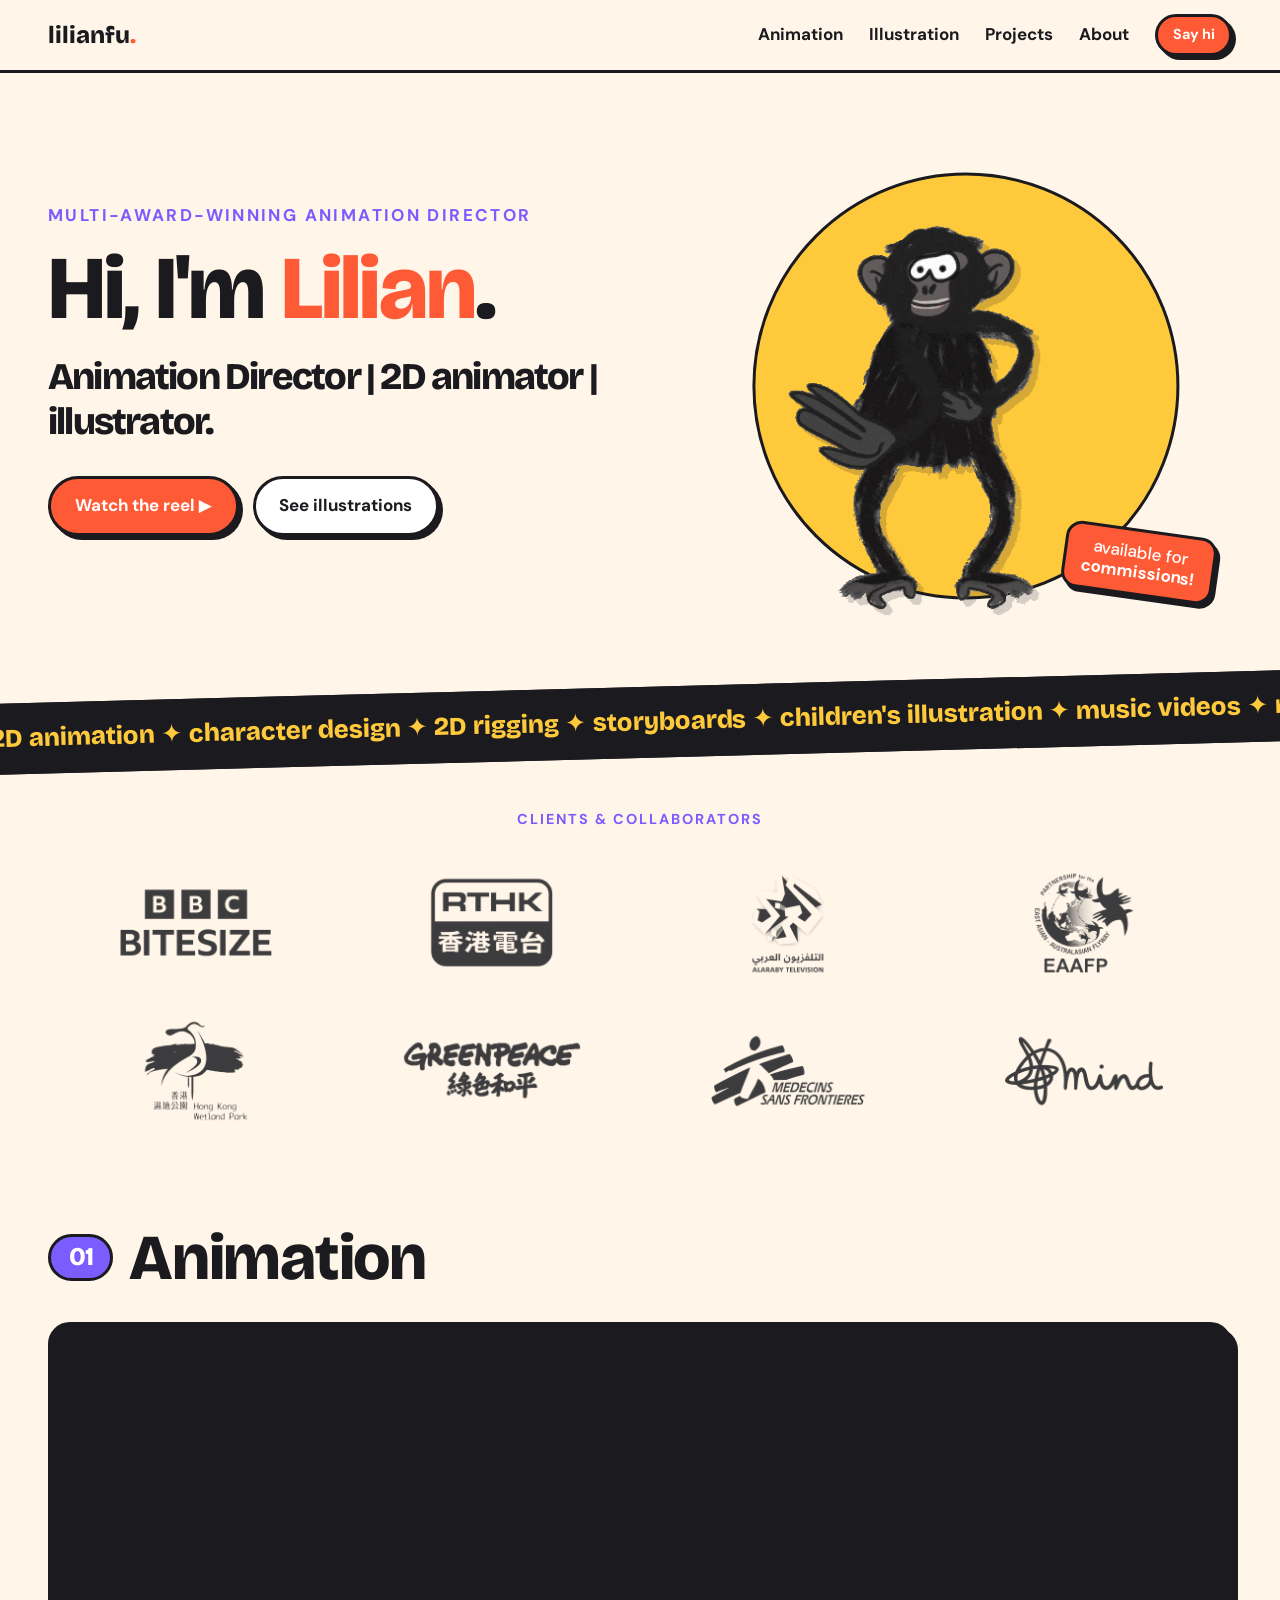
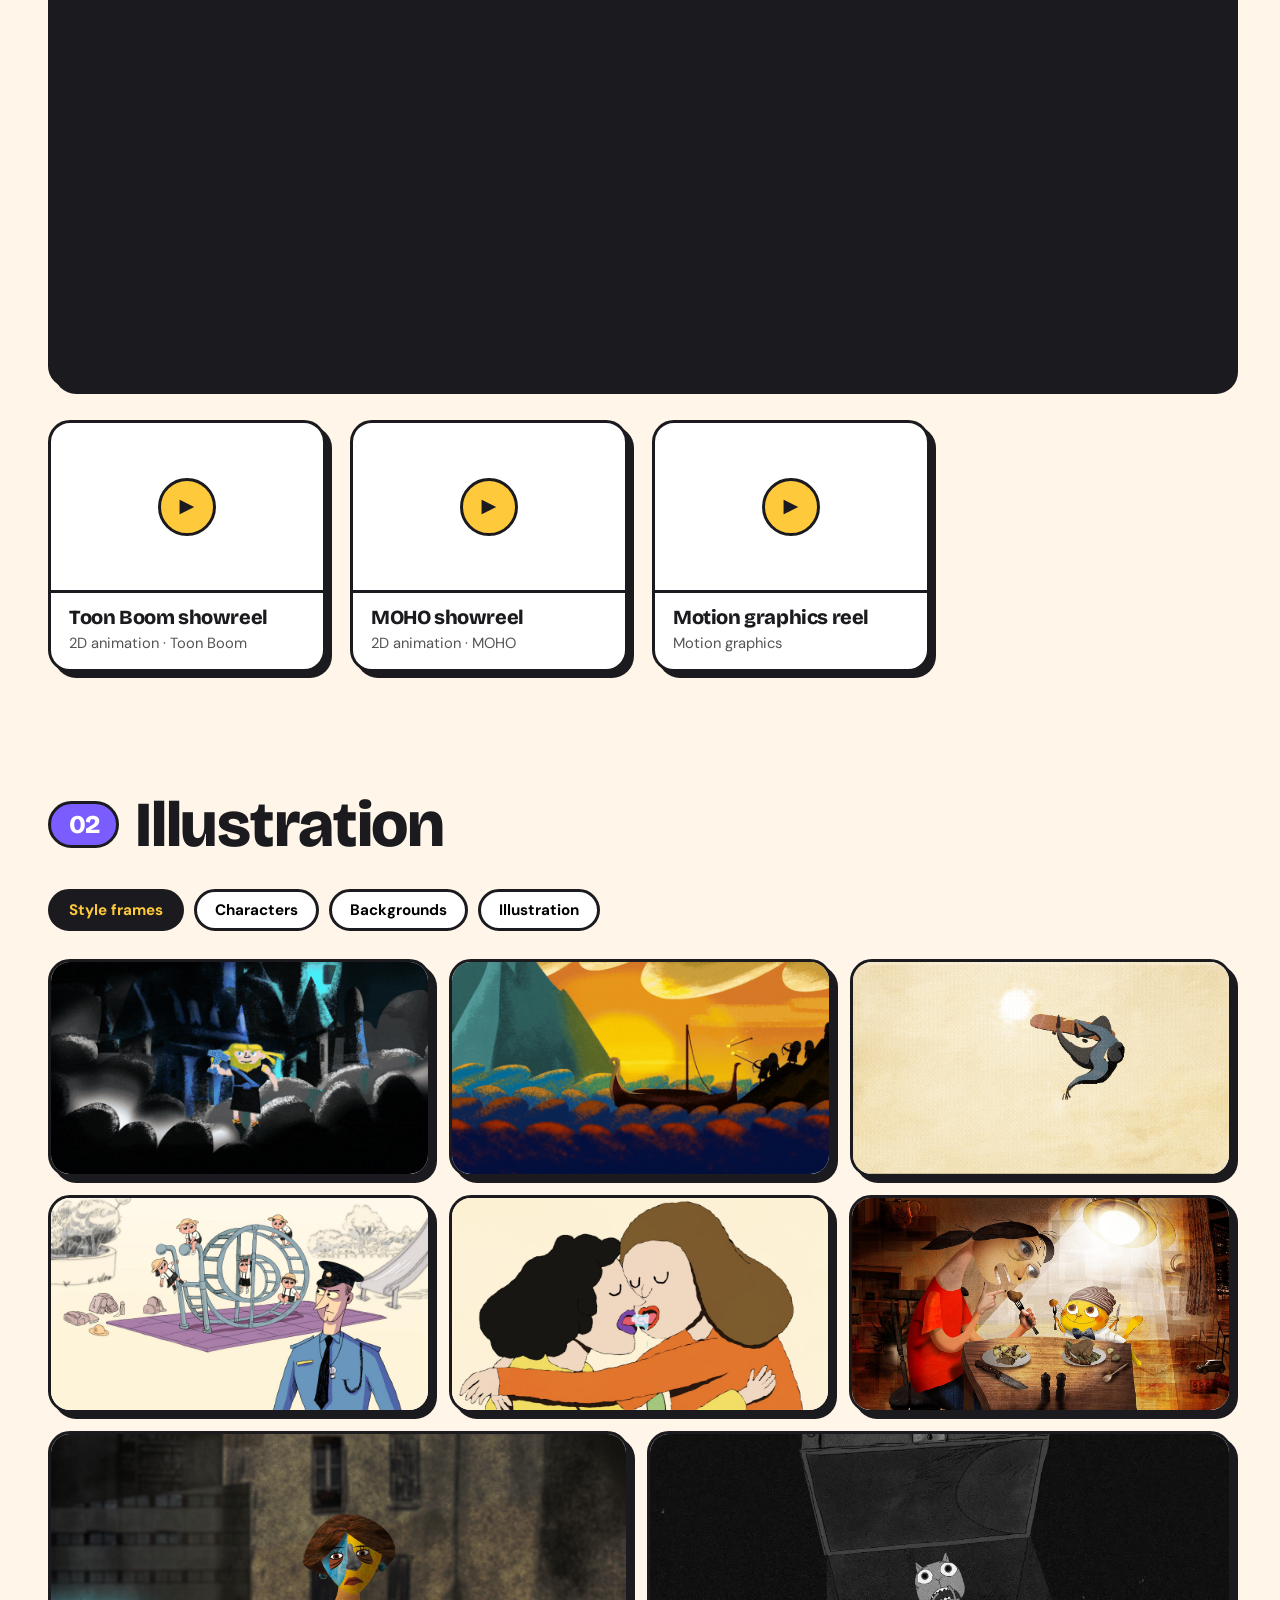
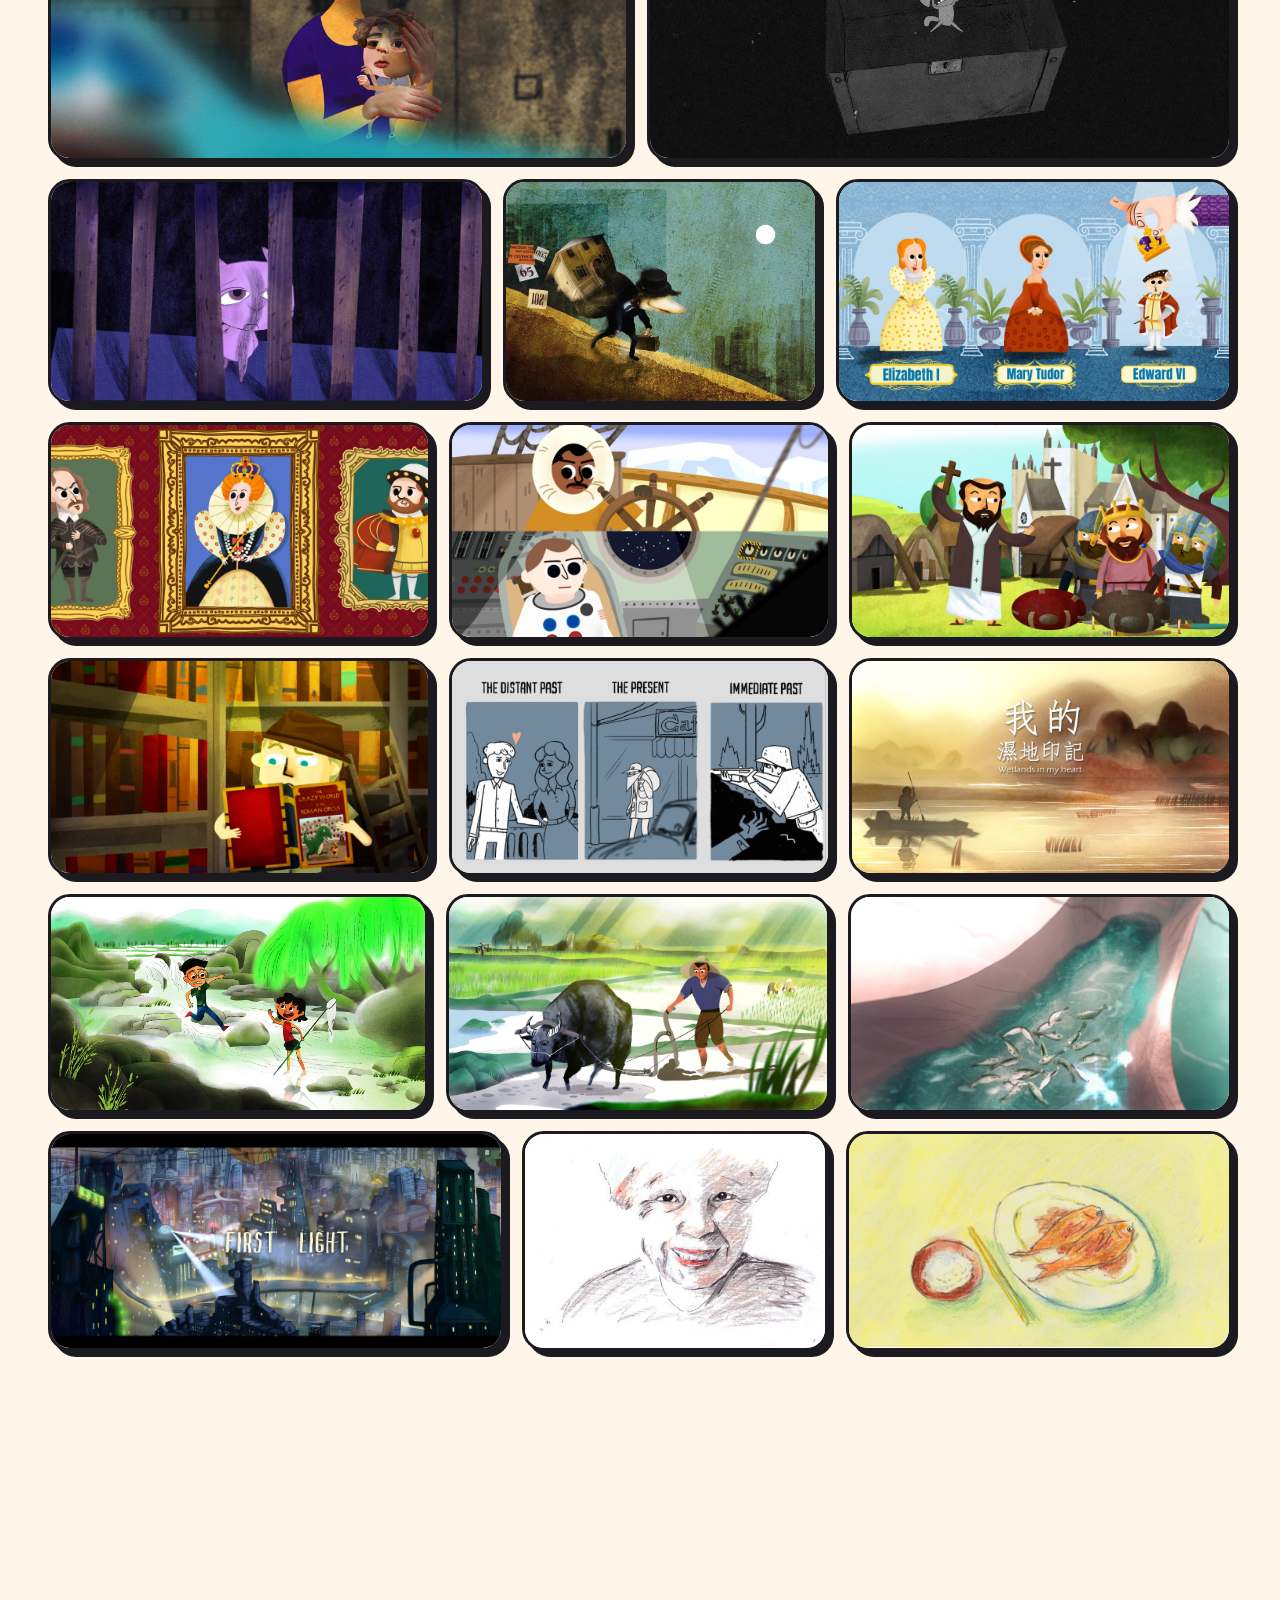
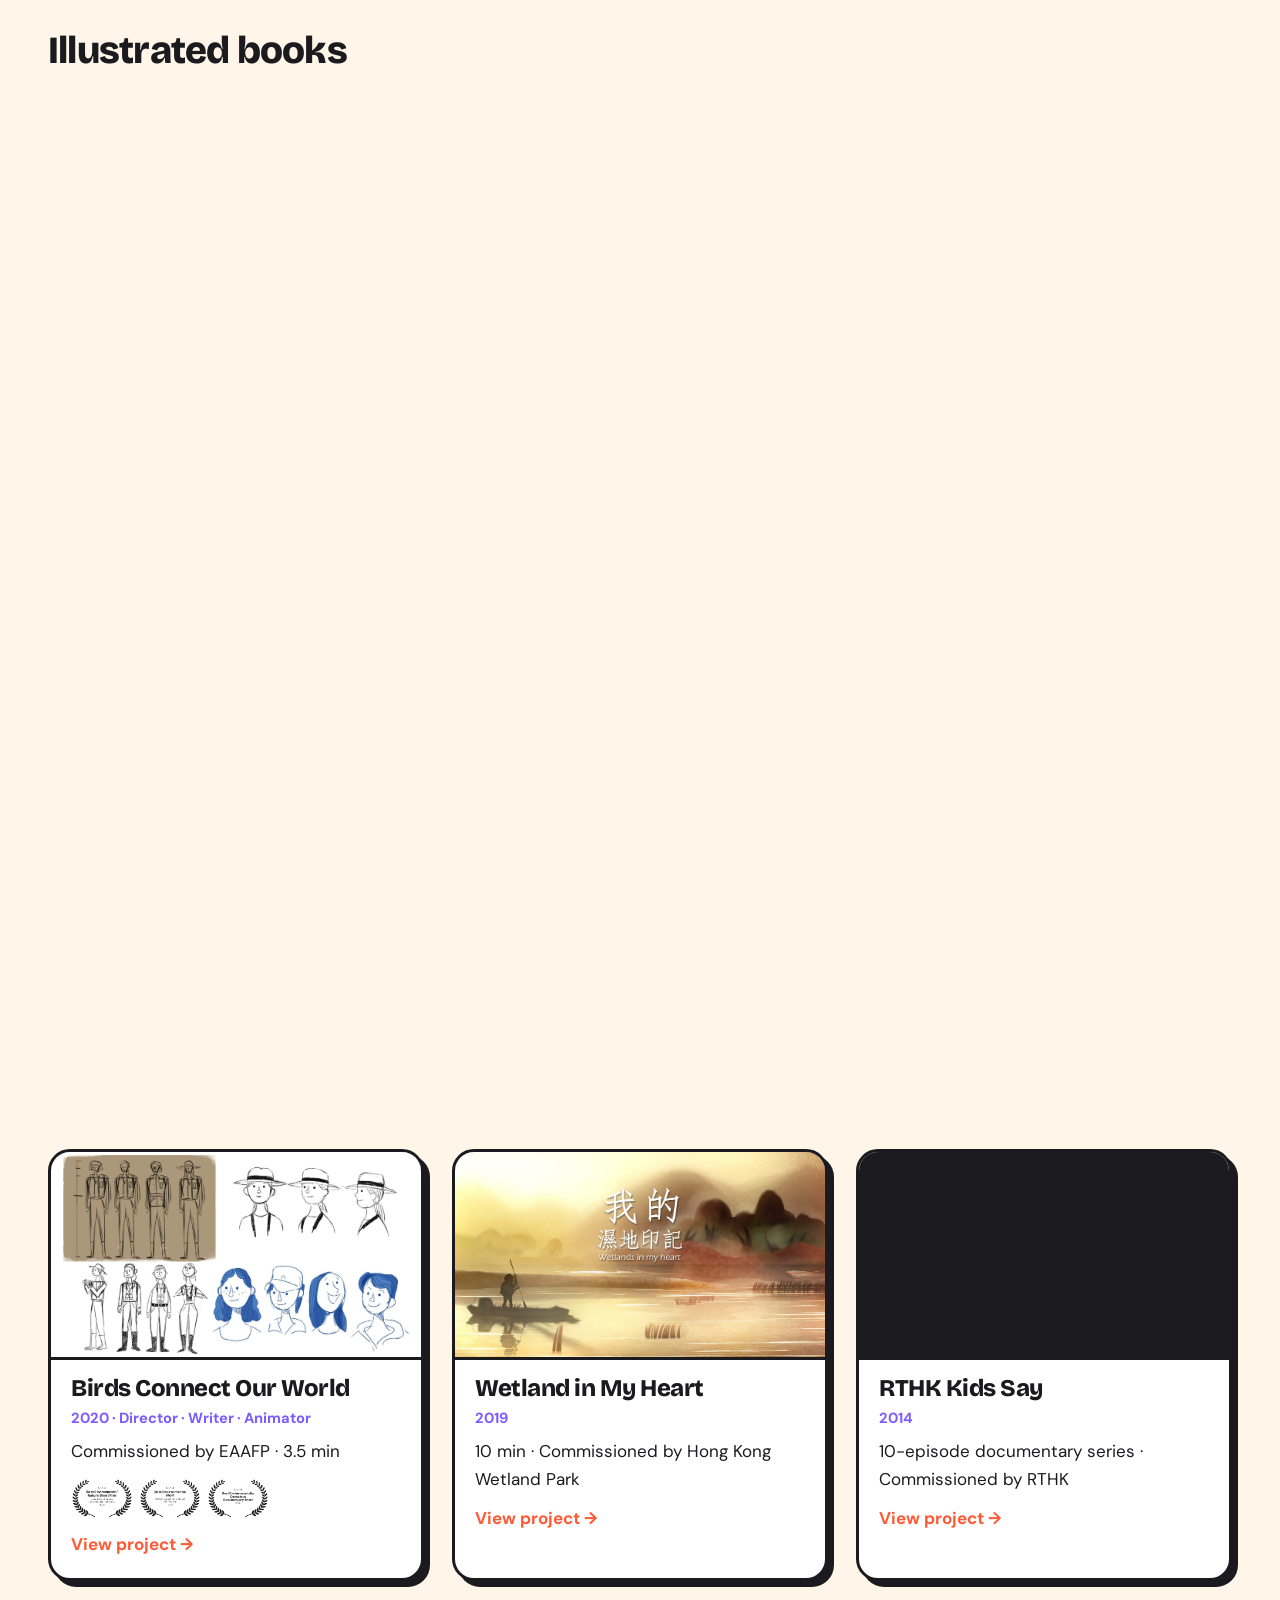
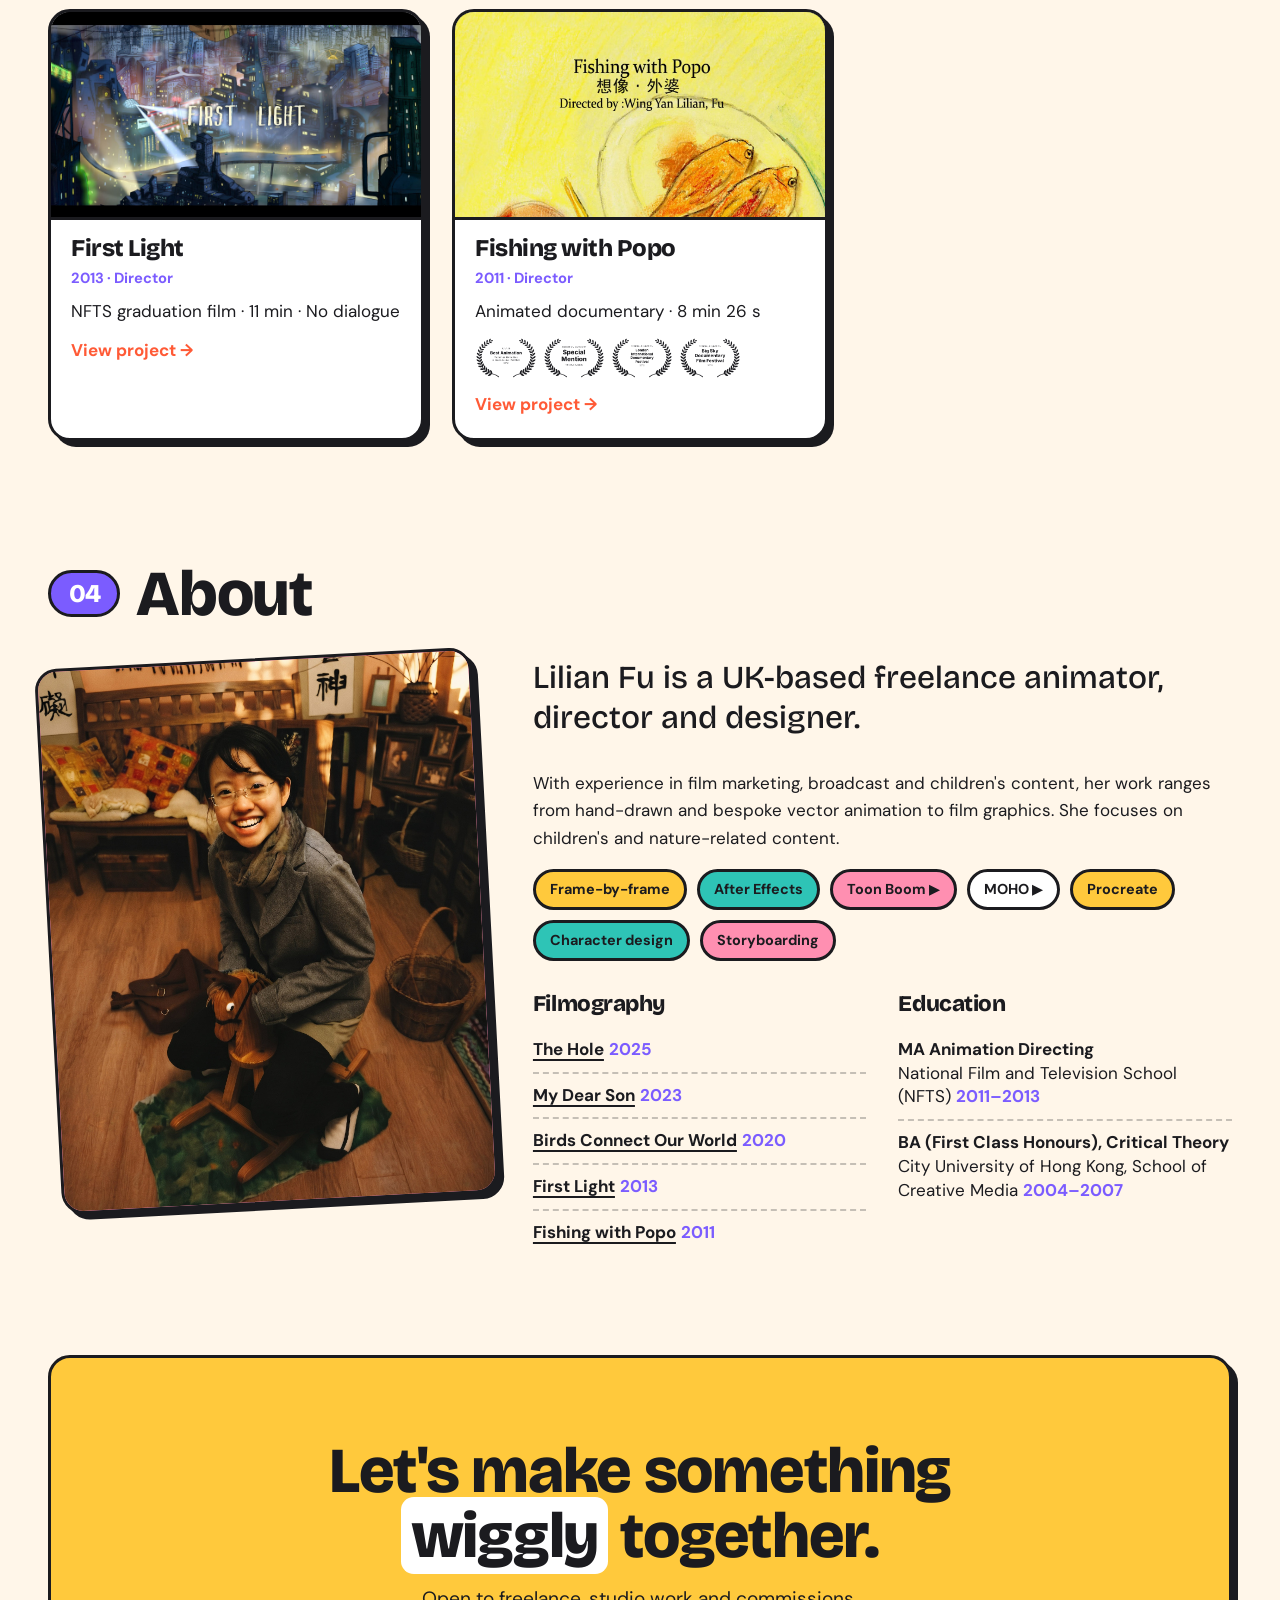
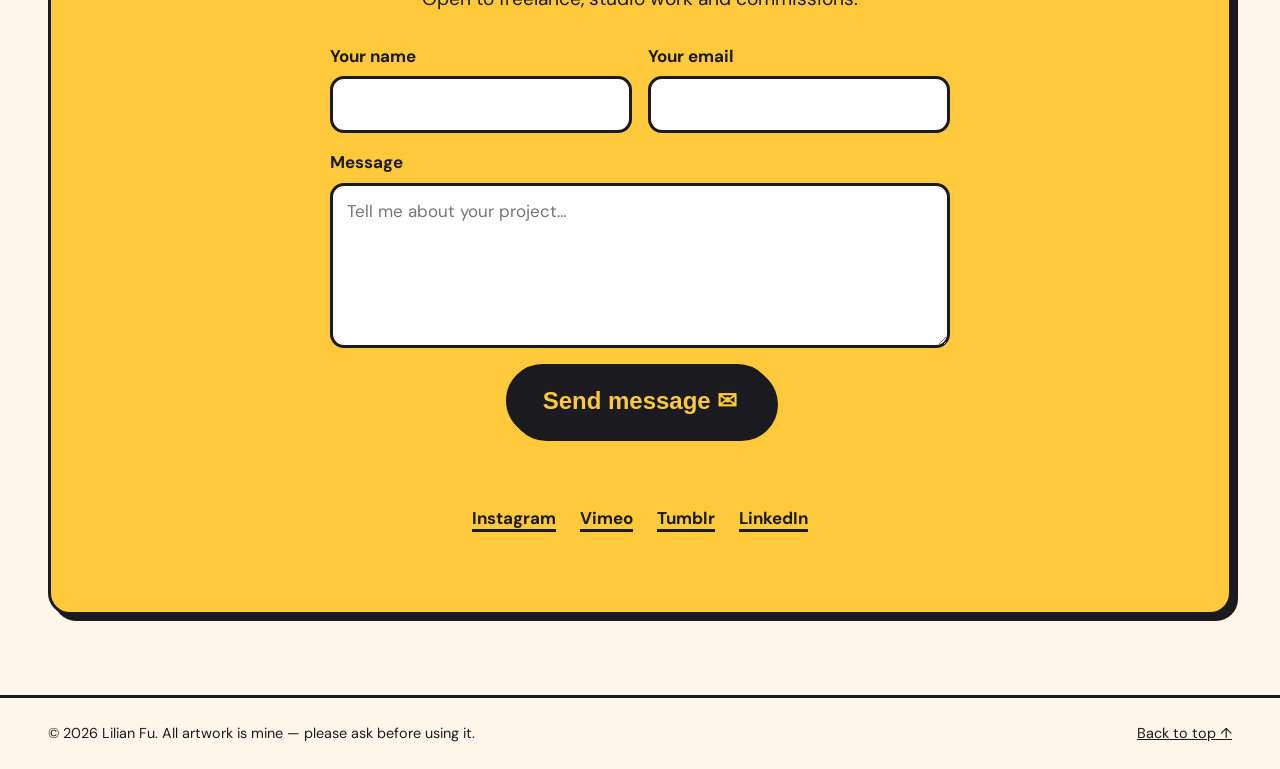
<file: docs/index.html>
<!DOCTYPE html>
<html lang="en">
<head>
  <meta charset="utf-8">
  <meta name="viewport" content="width=device-width, initial-scale=1">
  <!-- ✏️ EDIT: browser tab title + the description Google shows -->
  <title>Lilian Fu — Animator &amp; Illustrator</title>
  <meta name="description" content="Lilian Fu is a multi-award-winning, UK-based freelance animation director and designer, focusing on children's and nature-related content.">
  <link rel="preconnect" href="https://fonts.googleapis.com">
  <link rel="preconnect" href="https://fonts.gstatic.com" crossorigin>
  <link href="https://fonts.googleapis.com/css2?family=Bricolage+Grotesque:wght@500;800&family=DM+Sans:wght@400;500;700&display=swap" rel="stylesheet">
  <link rel="stylesheet" href="style.css">
</head>
<body>

  <!-- ===== Nav ===== -->
  <header class="nav">
    <!-- ✏️ EDIT: your name in the top-left -->
    <a href="#top" class="logo">lilianfu<span>.</span></a>
    <button class="nav-toggle" aria-label="Open menu" aria-expanded="false">☰</button>
    <nav class="nav-links">
      <a href="#animation">Animation</a>
      <a href="#illustration">Illustration</a>
      <a href="#work">Projects</a>
      <a href="#about">About</a>
      <a href="#contact" class="btn btn-small">Say hi</a>
    </nav>
  </header>

  <main id="top">

    <!-- ===== Hero ===== -->
    <section class="hero">
      <div>
        <!-- ✏️ EDIT: headline + intro -->
        <p class="eyebrow">Multi-award-winning animation director</p>
        <h1>Hi, I'm <em>Lilian</em>.
          <span style="display:block;font-size:.42em;line-height:1.2;margin-top:.5em">Animation Director | 2D animator | illustrator.</span>
        </h1>
        <div class="hero-cta">
          <a href="#animation" class="btn">Watch the reel ▶</a>
          <a href="#illustration" class="btn btn-ghost">See illustrations</a>
        </div>
      </div>
      <!-- ✏️ EDIT: your animated character at the top (images/work/hero-chimp.gif — transparent background works best) -->
      <div class="hero-art hero-solo">
        <img class="hero-character" src="images/work/hero-chimp.gif" alt="Animated chimp by Lilian Fu, waving hello">
        <div class="sticker">available for<br><b>commissions!</b></div>
      </div>
    </section>

    <!-- ===== Marquee ===== (✏️ EDIT: the scrolling list — keep both halves the same so it loops smoothly) -->
    <div class="marquee" aria-hidden="true">
      <div class="marquee-track">
        <span>2D animation ✦ character design ✦ 2D rigging ✦ storyboards ✦ children's illustration ✦ music videos ✦ motion graphics ✦ editorial illustration ✦&nbsp;</span>
        <span>2D animation ✦ character design ✦ 2D rigging ✦ storyboards ✦ children's illustration ✦ music videos ✦ motion graphics ✦ editorial illustration ✦&nbsp;</span>
      </div>
    </div>

    <!-- ===== Clients (logos listed in script.js → CLIENTS) ===== -->
    <section class="clients" aria-label="Clients">
      <p class="clients-title">Clients &amp; collaborators</p>
      <ul class="clients-list" id="clients"></ul>
    </section>

    <!-- ===== Animation (filled in from script.js) ===== -->
    <section class="section" id="animation">
      <h2 class="section-title"><span class="num">01</span> Animation</h2>
      <div class="reel-main card" id="reelMain"></div>
      <div class="clips" id="clips"></div>
    </section>

    <!-- ===== Illustration (filled in from script.js) ===== -->
    <section class="section" id="illustration">
      <h2 class="section-title"><span class="num">02</span> Illustration</h2>
      <div class="filters" id="filters"></div>
      <div class="masonry" id="masonry"></div>

      <!-- Illustrated books (filled in from projects.js — entries with kind: "book") -->
      <h3 class="books-title" id="books-section">Illustrated books</h3>
      <div class="projects" id="books"></div>
    </section>

    <!-- ===== Projects (filled in from projects.js — each card opens its own project page) ===== -->
    <section class="section" id="work">
      <h2 class="section-title"><span class="num">03</span> Projects</h2>
      <div class="projects" id="projects"></div>
    </section>

    <!-- ===== About ===== -->
    <section class="section" id="about">
      <h2 class="section-title"><span class="num">04</span> About</h2>
      <div class="about-grid">
        <div class="portrait card">
          <!-- ✏️ EDIT: your photo (images/me.jpg) -->
          <img src="images/me.jpg" alt="Lilian Fu smiling, sitting on a wooden rocking horse" style="object-position:center 20%">
        </div>
        <div class="about-text">
          <!-- ✏️ EDIT: your bio -->
          <p class="big">Lilian Fu is a UK-based freelance animator, director and designer.</p>
          <p>With experience in film marketing, broadcast and children's content, her work ranges from hand-drawn and bespoke vector animation to film graphics. She focuses on children's and nature-related content.</p>
          <ul class="tags">
            <li>Frame-by-frame</li>
            <li>After Effects</li>
            <li>Toon Boom</li>
            <li>MOHO</li>
            <li>Procreate</li>
            <li>Character design</li>
            <li>Storyboarding</li>
          </ul>

          <!-- ✏️ EDIT: filmography (links go to each project page) + education -->
          <div class="cv">
            <div>
              <h3>Filmography</h3>
              <ul class="cv-list">
                <li><a href="project.html?p=the-hole">The Hole</a> <span>2025</span></li>
                <li><a href="project.html?p=my-dear-son">My Dear Son</a> <span>2023</span></li>
                <li><a href="project.html?p=world-migratory-bird-day">Birds Connect Our World</a> <span>2020</span></li>
                <li><a href="project.html?p=first-light">First Light</a> <span>2013</span></li>
                <li><a href="project.html?p=fishing-with-popo">Fishing with Popo</a> <span>2011</span></li>
              </ul>
            </div>
            <div>
              <h3>Education</h3>
              <ul class="cv-list">
                <li><strong>MA Animation Directing</strong><br>National Film and Television School (NFTS) <span>2011–2013</span></li>
                <li><strong>BA (First Class Honours), Critical Theory</strong><br>City University of Hong Kong, School of Creative Media <span>2004–2007</span></li>
              </ul>
            </div>
          </div>
        </div>
      </div>
    </section>

    <!-- ===== Contact ===== -->
    <section class="contact card" id="contact">
      <h2>Let's make something<br><span class="hl">wiggly</span> together.</h2>
      <p>Open to freelance, studio work and commissions.</p>
      <!-- Contact form: messages are sent by Web3Forms to your Gmail — your address never appears on the site.
           ✏️ EDIT: paste your Web3Forms access key between the quotes in value="..." below. -->
      <form class="contact-form" id="contactForm" action="https://api.web3forms.com/submit" method="POST">
        <input type="hidden" name="access_key" value="28236c27-75b4-4abc-a6d5-d1b43aff58b7">
        <input type="hidden" name="subject" value="New message from lilianfu.art">
        <input type="hidden" name="from_name" value="lilianfu.art website">
        <input type="checkbox" name="botcheck" class="hp" tabindex="-1" autocomplete="off" aria-hidden="true">
        <div class="cf-row">
          <label>Your name<input type="text" name="name" required autocomplete="name"></label>
          <label>Your email<input type="email" name="email" required autocomplete="email"></label>
        </div>
        <label>Message<textarea name="message" rows="5" required placeholder="Tell me about your project…"></textarea></label>
        <button class="btn btn-big" type="submit">Send message ✉</button>
        <p class="cf-status" role="status" aria-live="polite"></p>
      </form>
      <!-- ✏️ EDIT: paste your profile links between the quotes; delete any you don't use -->
      <div class="socials">
        <a href="https://www.instagram.com/lilifu.art/" target="_blank" rel="noopener">Instagram</a>
        <a href="https://vimeo.com/lilianfu" target="_blank" rel="noopener">Vimeo</a>
        <a href="https://lilianfuanimation.tumblr.com/" target="_blank" rel="noopener">Tumblr</a>
        <a href="https://www.linkedin.com/in/lilian-fu/" target="_blank" rel="noopener">LinkedIn</a>
      </div>
    </section>

  </main>

  <footer class="footer">
    <span>© <span id="year"></span> Lilian Fu. All artwork is mine — please ask before using it.</span>
    <a href="#top">Back to top ↑</a>
  </footer>

  <!-- Lightbox (used by the gallery and video clips) -->
  <div class="lightbox" id="lightbox" hidden>
    <button class="lb-close" aria-label="Close">✕</button>
    <button class="lb-prev" aria-label="Previous">←</button>
    <figure></figure>
    <button class="lb-next" aria-label="Next">→</button>
  </div>

  <script src="projects.js"></script>
  <script src="script.js"></script>
</body>
</html>
</file>
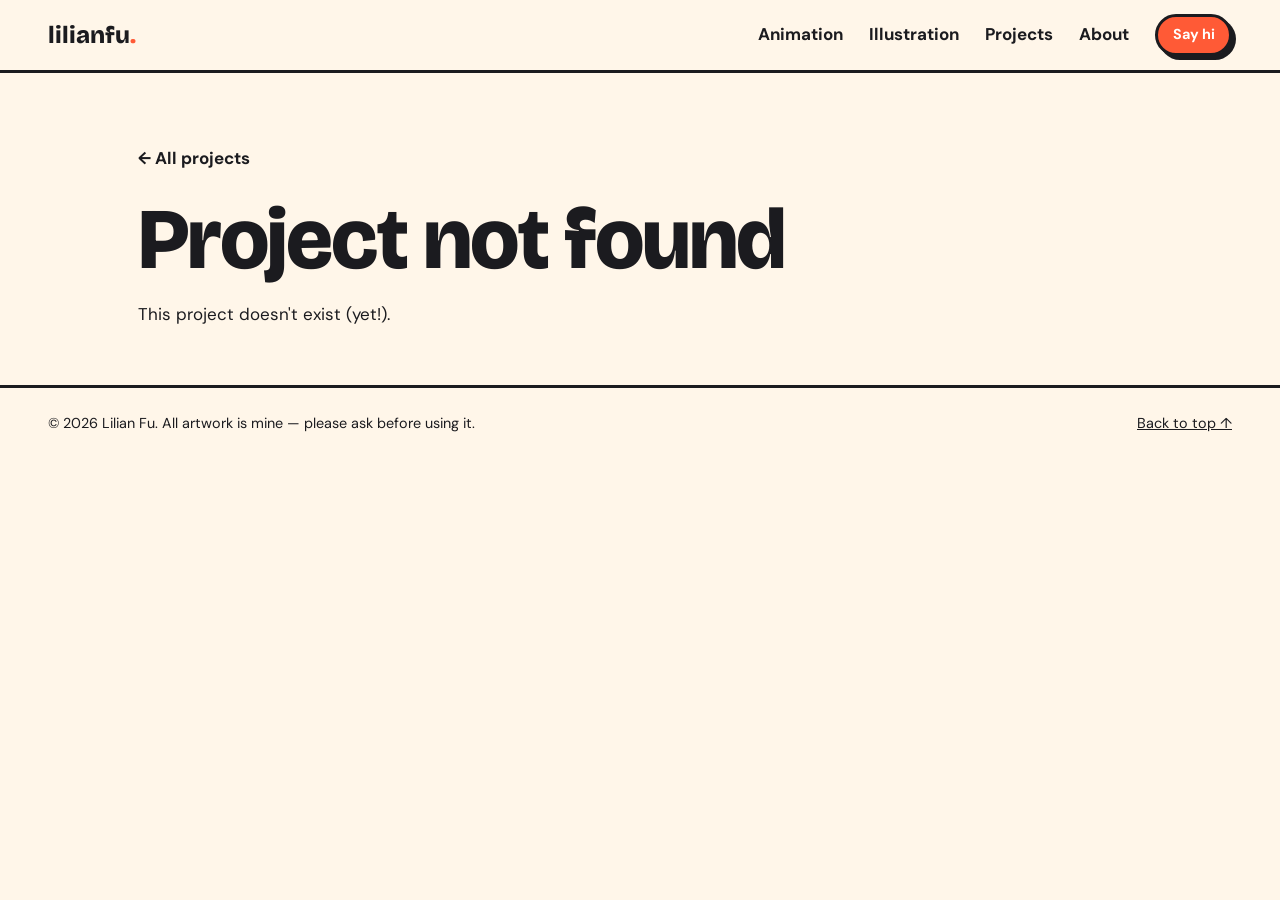
<file: docs/project.html>
<!DOCTYPE html>
<html lang="en">
<head>
  <meta charset="utf-8">
  <meta name="viewport" content="width=device-width, initial-scale=1">
  <!-- This one page shows every project. The content comes from projects.js — you don't need to edit this file. -->
  <title>Projects — Lilian Fu</title>
  <meta name="description" content="A short film by Lilian Fu, UK-based freelance animator, director and designer.">
  <link rel="preconnect" href="https://fonts.googleapis.com">
  <link rel="preconnect" href="https://fonts.gstatic.com" crossorigin>
  <link href="https://fonts.googleapis.com/css2?family=Bricolage+Grotesque:wght@500;800&family=DM+Sans:wght@400;500;700&display=swap" rel="stylesheet">
  <link rel="stylesheet" href="style.css">
</head>
<body>

  <header class="nav">
    <a href="index.html" class="logo">lilianfu<span>.</span></a>
    <button class="nav-toggle" aria-label="Open menu" aria-expanded="false">☰</button>
    <nav class="nav-links">
      <a href="index.html#animation">Animation</a>
      <a href="index.html#illustration">Illustration</a>
      <a href="index.html#work">Projects</a>
      <a href="index.html#about">About</a>
      <a href="index.html#contact" class="btn btn-small">Say hi</a>
    </nav>
  </header>

  <main class="project-page" id="project"></main>

  <footer class="footer">
    <span>© <span id="year"></span> Lilian Fu. All artwork is mine — please ask before using it.</span>
    <a href="#top" onclick="scrollTo({top:0});return false">Back to top ↑</a>
  </footer>

  <div class="lightbox" id="lightbox" hidden>
    <button class="lb-close" aria-label="Close">✕</button>
    <button class="lb-prev" aria-label="Previous">←</button>
    <figure></figure>
    <button class="lb-next" aria-label="Next">→</button>
  </div>

  <script src="projects.js"></script>
  <script>
    const $ = (s, el = document) => el.querySelector(s);
    const esc = (s = "") => String(s).replace(/[&<>"]/g, c => ({ "&": "&amp;", "<": "&lt;", ">": "&gt;", '"': "&quot;" }[c]));

    // Skill tags that link to a showreel on the home page (same list as in script.js)
    const TAG_REELS = { "toon boom": "toon-boom", "toonboom": "toon-boom", "moho": "moho" };

    const slug = new URLSearchParams(location.search).get("p");
    const i = PROJECTS.findIndex(p => p.slug === slug);
    const p = PROJECTS[i];
    const main = $("#project");

    function videoHTML(v, cover, title) {
      if (v && v.id && v.type === "vimeo")
        return `<iframe src="https://player.vimeo.com/video/${encodeURIComponent(v.id)}" title="${esc(title)}" allow="autoplay; fullscreen; picture-in-picture" allowfullscreen></iframe>`;
      if (v && v.id && v.type === "youtube") {
        // YouTube won't play embeds on a page opened from your computer — show a button instead until the site is live.
        if (location.protocol === "file:")
          return `<img src="https://i.ytimg.com/vi/${encodeURIComponent(v.id)}/hqdefault.jpg" alt=""><a class="btn" href="https://www.youtube.com/watch?v=${encodeURIComponent(v.id)}" target="_blank" rel="noopener">Watch on YouTube ▶</a>`;
        return `<iframe src="https://www.youtube-nocookie.com/embed/${encodeURIComponent(v.id)}?rel=0" title="${esc(title)}" allow="autoplay; encrypted-media; picture-in-picture; fullscreen" referrerpolicy="strict-origin-when-cross-origin" allowfullscreen></iframe>`;
      }
      return cover ? `<img src="${esc(cover)}" alt="${esc(title)}">` : "";
    }

    if (!p) {
      main.innerHTML = `<a class="back-link" href="index.html#work">← All projects</a><h1>Project not found</h1><p>This project doesn't exist (yet!).</p>`;
    } else {
      document.title = `${p.title} — Lilian Fu`;
      const meta = [p.year, p.role].filter(Boolean).join(" · ");
      const about = (p.about || []).filter(Boolean);
      const credits = (p.credits || []).filter(c => c && c[0]);
      const stills = (p.stills || []).filter(Boolean);
      // Previous / next only within the same kind (projects with projects, books with books)
      const isBook = p.kind === "book";
      const group = PROJECTS.filter(x => (x.kind === "book") === isBook);
      const gi = group.indexOf(p);
      const prev = group[(gi - 1 + group.length) % group.length];
      const next = group[(gi + 1) % group.length];
      const back = isBook ? `<a class="back-link" href="index.html#books-section">← All illustrated books</a>` : `<a class="back-link" href="index.html#work">← All projects</a>`;

      main.innerHTML = `
        ${back}
        <h1>${esc(p.title)}</h1>
        ${p.altTitle ? `<p class="alt-title">${esc(p.altTitle)}</p>` : ""}
        ${meta ? `<p class="project-meta">${esc(meta)}</p>` : ""}
        ${(p.awards || []).length ? `<div class="laurels">${p.awards.map(a => `<img src="${esc(a.src)}" alt="${esc(a.name)}" title="${esc(a.name)}">`).join("")}</div>` : ""}
        ${p.feature && p.feature.url ? `
        <div class="feature-card card">
          <div>
            ${p.feature.label ? `<p class="feature-label">${esc(p.feature.label)}</p>` : ""}
            ${p.feature.text ? `<p class="feature-text">${esc(p.feature.text)}</p>` : ""}
          </div>
          <a class="btn" href="${esc(p.feature.url)}" target="_blank" rel="noopener">${esc(p.feature.button || "Watch")} ↗</a>
        </div>` : ""}
        ${videoHTML(p.video, p.heroImage || p.cover, p.title) ? `<div class="project-video card">${videoHTML(p.video, p.heroImage || p.cover, p.title)}</div>${p.videoCaption ? `<p class="video-caption">${esc(p.videoCaption)}</p>` : ""}` : ""}
        ${about.length || credits.length || (p.tools || []).length ? `
        <div class="project-body">
          <div class="project-about">
            ${p.aboutTitle && about.length ? `<h2 class="about-title">${esc(p.aboutTitle)}</h2>` : ""}
            ${about.map((t, n) => `<p${n ? "" : ' class="big"'}>${esc(t)}</p>`).join("")}
            ${p.quote && p.quote.text ? `<blockquote class="pull-quote"><p>“${esc(p.quote.text)}”</p>${p.quote.source ? `<cite>— ${esc(p.quote.source)}</cite>` : ""}</blockquote>` : ""}
            ${(p.tools || []).length ? `<ul class="tags">${p.tools.map(t => { const k = TAG_REELS[t.trim().toLowerCase()]; return k ? `<li><a class="tag-link" href="index.html#reel=${k}" title="Watch the ${esc(t)} showreel">${esc(t)} ▶</a></li>` : `<li>${esc(t)}</li>`; }).join("")}</ul>` : ""}
          </div>
          ${credits.length ? `<aside class="credits card"><h2>${esc(p.creditsTitle || "Credits")}</h2><dl>${credits.map(c => `<dt>${esc(c[0])}</dt><dd>${esc(c[1] || "")}</dd>`).join("")}</dl></aside>` : ""}
        </div>` : ""}
        ${(p.series || []).length ? `
        <h2 class="stills-title">${esc(p.seriesTitle || "Series")}</h2>
        <div class="series">${p.series.map(se => `
          <article class="series-card card">
            ${se.label ? `<p class="feature-label">${esc(se.label)}</p>` : ""}
            ${se.video && se.video.id ? `<div class="project-video series-video">${videoHTML(se.video, "", se.title)}</div>` : ""}
            <h3>${esc(se.title)}</h3>
            ${se.year ? `<p class="project-meta">${esc(se.year)}</p>` : ""}
            ${se.text ? `<p>${esc(se.text)}</p>` : ""}
            ${(se.episodes || []).length ? `<ol class="episodes">${se.episodes.map(e => `<li>${esc(e)}</li>`).join("")}</ol>` : ""}
            ${(se.credits || []).length ? `<dl class="series-credits">${se.credits.map(c => `<dt>${esc(c[0])}</dt><dd>${esc(c[1])}</dd>`).join("")}</dl>` : ""}
            ${se.url ? `<a class="btn btn-small" href="${esc(se.url)}" target="_blank" rel="noopener">${esc(se.button || "Watch")} ↗</a>` : ""}
          </article>`).join("")}
        </div>` : ""}
        ${stills.length ? `
        <h2 class="stills-title">${esc(p.stillsTitle || (p.kind === "book" ? "Pages & process" : "Stills"))}</h2>
        <div class="masonry">${stills.map((s, n) => `<button class="art card" data-i="${n}" aria-label="Open still ${n + 1}"><img src="${esc(s)}" alt="${esc(p.title)} still ${n + 1}" loading="lazy"></button>`).join("")}</div>` : ""}
        ${p.footnote ? `<p class="footnote">${esc(p.footnote)}</p>` : ""}
        ${group.length > 1 ? `
        <nav class="project-nav">
          ${group.length > 2 ? `<a class="btn btn-ghost" href="project.html?p=${encodeURIComponent(prev.slug)}">← ${esc(prev.title)}</a>` : "<span></span>"}
          <a class="btn" href="project.html?p=${encodeURIComponent(next.slug)}">${esc(next.title)} →</a>
        </nav>` : ""}`;

      /* Stills lightbox */
      const lb = $("#lightbox"), fig = $("figure", lb);
      let cur = 0;
      const show = n => { cur = (n + stills.length) % stills.length; fig.innerHTML = `<img src="${esc(stills[cur])}" alt="">`; lb.hidden = false; document.body.style.overflow = "hidden"; };
      const close = () => { lb.hidden = true; fig.innerHTML = ""; document.body.style.overflow = ""; };
      $(".lb-prev").hidden = $(".lb-next").hidden = stills.length < 2;
      main.addEventListener("click", e => { const a = e.target.closest(".art"); if (a) show(+a.dataset.i); });
      $(".lb-close").onclick = close;
      $(".lb-prev").onclick = () => show(cur - 1);
      $(".lb-next").onclick = () => show(cur + 1);
      lb.addEventListener("click", e => { if (e.target === lb) close(); });
      document.addEventListener("keydown", e => {
        if (lb.hidden) return;
        if (e.key === "Escape") close();
        if (e.key === "ArrowLeft" && stills.length > 1) show(cur - 1);
        if (e.key === "ArrowRight" && stills.length > 1) show(cur + 1);
      });
    }

    /* Mobile menu */
    const toggle = $(".nav-toggle"), links = $(".nav-links");
    toggle.onclick = () => { const o = links.classList.toggle("open"); toggle.setAttribute("aria-expanded", o); };
    $("#year").textContent = new Date().getFullYear();
  </script>
</body>
</html>
</file>
<file: docs/style.css>
/* ========= Colours & fonts — change these to re-theme the whole site ========= */
:root {
  --bg: #FFF6E9;
  --ink: #1B1B1F;
  --paper: #FFFFFF;
  --tomato: #FF5A36;
  --sun: #FFC93C;
  --teal: #2EC4B6;
  --violet: #7B5CFF;
  --pink: #FF8FB1;
  --radius: 22px;
  --border: 3px solid var(--ink);
  --shadow: 6px 6px 0 var(--ink);
  --font-head: "Bricolage Grotesque", system-ui, sans-serif;
  --font-body: "DM Sans", system-ui, sans-serif;
}

*, *::before, *::after { box-sizing: border-box; }
html { scroll-behavior: smooth; scroll-padding-top: 90px; overflow-x: clip; }
body {
  margin: 0;
  background: var(--bg);
  color: var(--ink);
  font: 400 17px/1.6 var(--font-body);
  overflow-x: hidden;
}
img, video, iframe { display: block; max-width: 100%; }
a { color: inherit; }
h1, h2, h3 { font-family: var(--font-head); font-weight: 800; line-height: 1.02; margin: 0; letter-spacing: -0.02em; }

.card { background: var(--paper); border: var(--border); border-radius: var(--radius); box-shadow: var(--shadow); }
.hl { background: var(--sun); padding: 0 .15em; border-radius: .2em; box-decoration-break: clone; -webkit-box-decoration-break: clone; }

/* ========= Buttons ========= */
.btn {
  display: inline-block; text-decoration: none; font-weight: 700;
  background: var(--tomato); color: #fff;
  border: var(--border); border-radius: 999px;
  padding: .8em 1.4em; box-shadow: 4px 4px 0 var(--ink);
  transition: transform .15s, box-shadow .15s;
}
.btn:hover { transform: translate(-2px, -2px); box-shadow: 6px 6px 0 var(--ink); }
.btn:active { transform: translate(3px, 3px); box-shadow: 1px 1px 0 var(--ink); }
.btn-ghost { background: var(--paper); color: var(--ink); }
.btn-small { padding: .45em 1em; font-size: .9rem; }
.btn-big { font-size: clamp(1rem, 3.5vw, 1.5rem); background: var(--ink); color: var(--sun); word-break: break-all; }

/* ========= Nav ========= */
.nav {
  position: sticky; top: 0; z-index: 50;
  display: flex; align-items: center; justify-content: space-between;
  padding: 14px clamp(16px, 4vw, 48px);
  background: color-mix(in srgb, var(--bg) 88%, transparent);
  backdrop-filter: blur(8px);
  border-bottom: var(--border);
}
.logo { font-family: var(--font-head); font-weight: 800; font-size: 1.5rem; text-decoration: none; }
.logo span { color: var(--tomato); }
.nav-links { display: flex; gap: 26px; align-items: center; }
.nav-links a:not(.btn) { text-decoration: none; font-weight: 700; }
.nav-links a:not(.btn):hover { text-decoration: underline wavy var(--tomato); text-underline-offset: 6px; }
.nav-toggle { display: none; background: var(--sun); border: var(--border); border-radius: 12px; font-size: 1.3rem; padding: 4px 12px; cursor: pointer; }

/* ========= Hero ========= */
.hero {
  display: grid; grid-template-columns: 1.15fr 1fr; gap: 40px; align-items: center;
  padding: clamp(20px, 3vw, 40px) clamp(16px, 4vw, 48px) 40px;
  max-width: 1300px; margin: 0 auto;
}
.eyebrow { font-weight: 700; text-transform: uppercase; letter-spacing: .14em; color: var(--violet); margin: 0 0 14px; }
.hero h1 { font-size: clamp(2.6rem, 7vw, 5.6rem); }
.hero h1 em { font-style: normal; color: var(--tomato); display: inline-block; animation: wiggle 2.4s ease-in-out infinite; }
.lede { font-size: 1.2rem; max-width: 34ch; margin: 24px 0 32px; }
.hero-cta { display: flex; flex-wrap: wrap; gap: 14px; margin-top: 32px; }

.hero-art { position: relative; aspect-ratio: 1; max-width: 520px; width: 100%; justify-self: center; }
.blob { position: absolute; border: var(--border); }
.b1 { inset: 8% 10% 10% 6%; background: var(--teal); border-radius: 58% 42% 50% 50% / 45% 55% 45% 55%; animation: morph 9s ease-in-out infinite; }
.b2 { width: 34%; aspect-ratio: 1; right: 0; top: 2%; background: var(--sun); border-radius: 50%; animation: bob 4s ease-in-out infinite; }
.b3 { width: 26%; aspect-ratio: 1; left: 0; bottom: 4%; background: var(--pink); border-radius: 30%; animation: spin 14s linear infinite; }
.face { position: absolute; left: 50%; top: 50%; width: 36%; aspect-ratio: 1; transform: translate(-50%, -50%); background: var(--ink); border-radius: 50%; display: flex; justify-content: center; align-items: center; gap: 18%; }
.eye { width: 16%; aspect-ratio: 1; background: #fff; border-radius: 50%; margin-top: -14%; animation: blink 5s infinite; }
.mouth { position: absolute; bottom: 24%; width: 38%; height: 18%; border: 6px solid #fff; border-top: 0; border-radius: 0 0 99px 99px; }
.sticker {
  position: absolute; right: -2%; bottom: 10%;
  background: var(--tomato); color: #fff; border: var(--border); border-radius: 16px;
  padding: 10px 16px; font-weight: 500; line-height: 1.2; text-align: center;
  transform: rotate(8deg); box-shadow: 4px 4px 0 var(--ink);
  animation: bob 3s ease-in-out infinite reverse;
}

/* Hero character (animated GIF standing in front of the shapes) */
.hero-character { position: absolute; left: 50%; bottom: 6%; height: 84%; width: auto; transform: translateX(-50%); z-index: 2; filter: drop-shadow(6px 6px 0 rgba(27,27,31,.18)); }
.hero-art .sticker { z-index: 3; }
/* Character on its own (no shapes) — 1.5× the old size */
.hero-solo { aspect-ratio: 473 / 548; max-width: 445px; }
.hero-solo .hero-character { bottom: 0; height: 100%; }
.hero-solo .sticker { right: -6%; bottom: 6%; }
/* Yellow circle behind the character */
.hero-solo::before { content: ""; position: absolute; left: 50%; top: 50%; width: 96%; aspect-ratio: 1; transform: translate(-50%, -46%); background: var(--sun); border: var(--border); border-radius: 50%; z-index: 0; animation: bob 4s ease-in-out infinite; }

/* Hero animation (replaces the shapes) */
.hero-anim { aspect-ratio: auto; display: grid; place-items: center; padding: 20px 10px 40px; }
.hero-gif { width: 100%; overflow: hidden; background: #fff; transform: rotate(-2deg); }
.hero-gif img { width: 100%; height: auto; }
.hero-anim .sticker { right: -4%; bottom: 4%; }

/* ========= Marquee ========= */
.marquee { background: var(--ink); color: var(--sun); border-block: var(--border); overflow: hidden; transform: rotate(-1.5deg); margin: 20px -10px 40px; }
.marquee-track { display: flex; width: max-content; animation: scroll 30s linear infinite; }
.marquee span { font-family: var(--font-head); font-weight: 800; font-size: 1.6rem; padding: 12px 0; white-space: nowrap; }

/* ========= Sections ========= */
.section { max-width: 1300px; margin: 0 auto; padding: 60px clamp(16px, 4vw, 48px); }
.section-title { font-size: clamp(2.2rem, 6vw, 4rem); margin-bottom: 32px; display: flex; align-items: center; gap: 16px; }
.num { font-size: .4em; background: var(--violet); color: #fff; border: var(--border); border-radius: 999px; padding: .3em .7em; }

/* Showreel */
.reel-main { overflow: hidden; aspect-ratio: 16/9; background: var(--ink); }
.reel-main iframe, .reel-main video { width: 100%; height: 100%; border: 0; object-fit: cover; }
.clips { display: grid; grid-template-columns: repeat(auto-fill, minmax(260px, 1fr)); gap: 24px; margin-top: 32px; }
.clip { overflow: hidden; cursor: pointer; transition: transform .2s; text-align: left; padding: 0; font: inherit; color: inherit; }
.clip:hover { transform: rotate(-1deg) translateY(-4px); }
.clip:nth-child(even):hover { transform: rotate(1deg) translateY(-4px); }
.clip-thumb { aspect-ratio: 16/10; position: relative; display: grid; place-items: center; border-bottom: var(--border); background-size: cover; background-position: center; }
.clip-thumb video { position: absolute; inset: 0; width: 100%; height: 100%; object-fit: cover; }
.play { position: relative; width: 58px; aspect-ratio: 1; border-radius: 50%; background: var(--sun); border: var(--border); display: grid; place-items: center; font-size: 1.2rem; }
.clip-info { padding: 14px 18px; }
.clip-info h3 { font-size: 1.25rem; }
.clip-info p { margin: 4px 0 0; font-size: .92rem; opacity: .75; }

/* Gallery */
.filters { display: flex; flex-wrap: wrap; gap: 10px; margin-bottom: 28px; }
.filter { font: 700 .95rem var(--font-body); background: var(--paper); border: var(--border); border-radius: 999px; padding: 8px 18px; cursor: pointer; transition: transform .15s; }
.filter:hover { transform: translateY(-2px); }
.filter.active { background: var(--ink); color: var(--sun); }
.masonry { columns: 3 280px; column-gap: 24px; }
/* Home gallery: rows that read left → right, so a project's images stay together */
#masonry.justified { columns: auto; display: flex; flex-wrap: wrap; gap: 18px; }
#masonry.justified::after { content: ""; flex-grow: 999; }
#masonry.justified .art { --ar: 1.5; flex: var(--ar) 1 calc(var(--ar) * 210px); margin: 0; width: auto; }
#masonry.justified .art.hide { display: none; }
#masonry.justified .art img { width: 100%; height: auto; aspect-ratio: var(--ar); object-fit: cover; }
.art { break-inside: avoid; margin: 0 0 24px; overflow: hidden; cursor: zoom-in; position: relative; padding: 0; width: 100%; display: block; }
.art img { width: 100%; height: auto; transition: transform .4s; }
.art:hover img { transform: scale(1.04); }
.art figcaption { position: absolute; left: 12px; bottom: 12px; background: var(--paper); border: var(--border); border-radius: 999px; padding: 4px 14px; font-weight: 700; font-size: .9rem; opacity: 0; transform: translateY(8px); transition: .2s; }
.art:hover figcaption, .art:focus-visible figcaption { opacity: 1; transform: none; }
.art.hide { display: none; }

/* About */
.about-grid { display: grid; grid-template-columns: 1fr 1.6fr; gap: 48px; align-items: start; }
.portrait { overflow: hidden; aspect-ratio: 4/5; transform: rotate(-3deg); background: var(--pink); }
.portrait img { width: 100%; height: 100%; object-fit: cover; }
.portrait-placeholder { height: 100%; display: grid; place-items: center; text-align: center; font-family: var(--font-head); font-weight: 800; font-size: 1.8rem; }
.about-text .big { font-family: var(--font-head); font-weight: 500; font-size: clamp(1.4rem, 3vw, 2rem); line-height: 1.25; margin-top: 0; }
.tags { list-style: none; padding: 0; display: flex; flex-wrap: wrap; gap: 10px; }
.tags li { border: var(--border); border-radius: 999px; padding: 6px 14px; font-weight: 700; font-size: .9rem; }
.tags li:nth-child(4n+1) { background: var(--sun); }
.tags li:nth-child(4n+2) { background: var(--teal); }
.tags li:nth-child(4n+3) { background: var(--pink); }
.tags li:nth-child(4n+4) { background: var(--paper); }

.tags li:has(.tag-link) { padding: 0; }
.tag-link { display: block; padding: 6px 14px; text-decoration: none; color: inherit; border-radius: 999px; transition: transform .15s, box-shadow .15s; }
.tag-link:hover { transform: translate(-2px, -2px); box-shadow: 3px 3px 0 var(--ink); }

/* Project page — alt title, series, footnote */
.alt-title { font-family: var(--font-head); font-weight: 800; font-size: clamp(1.4rem, 3vw, 2rem); margin: 8px 0 0; }
.series { display: grid; grid-template-columns: repeat(auto-fit, minmax(300px, 1fr)); gap: 24px; align-items: start; }
.series:has(> :nth-child(2)) { display: block; columns: 2 340px; column-gap: 24px; }
.series:has(> :nth-child(2)) > .series-card { break-inside: avoid; margin-bottom: 24px; display: inline-block; width: 100%; }
.series-card { padding: 24px 26px; }
.series-card:nth-child(3n+1) { background: var(--paper); }
.series-card:nth-child(3n+2) { background: color-mix(in srgb, var(--teal) 30%, var(--paper)); }
.series-card:nth-child(3n+3) { background: color-mix(in srgb, var(--pink) 30%, var(--paper)); }
.series-card h3 { font-size: 1.5rem; }
.series-card .project-meta { margin: 6px 0 0; }
.series-card > p:not(.feature-label):not(.project-meta) { margin: 10px 0 0; }
.episodes { margin: 14px 0 0; padding-left: 1.4em; }
.episodes li { padding: 3px 0; }
.episodes li::marker { font-weight: 700; color: var(--tomato); }
.series-credits { margin: 16px 0 0; padding-top: 14px; border-top: 2px dashed color-mix(in srgb, var(--ink) 25%, transparent); }
.series-credits dt { font-size: .75rem; font-weight: 700; text-transform: uppercase; letter-spacing: .1em; opacity: .7; }
.series-credits dd { margin: 0 0 8px; font-weight: 700; }
.series-card .btn { margin-top: 18px; }
.footnote { margin-top: 40px; font-size: .8rem; opacity: .65; max-width: 70ch; }

.pull-quote { margin: 28px 0; padding: 22px 26px; border-left: 6px solid var(--tomato); background: var(--paper); border-radius: 0 var(--radius) var(--radius) 0; }
.pull-quote p { margin: 0; font-family: var(--font-head); font-weight: 500; font-size: 1.15rem; line-height: 1.45; }
.pull-quote cite { display: block; margin-top: 10px; font-style: normal; font-weight: 700; color: var(--violet); }
.series-video { margin: 4px 0 18px; border: var(--border); border-radius: 14px; }

/* About — filmography & education */
.cv { display: grid; grid-template-columns: 1fr 1fr; gap: 32px; margin-top: 32px; }
.cv h3 { font-size: 1.4rem; margin-bottom: 12px; }
.cv-list { list-style: none; margin: 0; padding: 0; }
.cv-list li { padding: 10px 0; border-bottom: 2px dashed color-mix(in srgb, var(--ink) 25%, transparent); line-height: 1.4; }
.cv-list li:last-child { border-bottom: 0; }
.cv-list a { font-weight: 700; text-decoration: underline; text-decoration-thickness: 2px; text-underline-offset: 4px; }
.cv-list a:hover { color: var(--tomato); }
.cv-list span { color: var(--violet); font-weight: 700; white-space: nowrap; }
.about-title { font-size: 1.6rem; margin-bottom: 14px; }

/* Contact */
.contact { text-align: center; background: var(--sun); margin: 40px auto 80px; width: calc(100% - 2 * clamp(16px, 4vw, 48px)); padding: clamp(40px, 7vw, 80px) 20px; }
.contact h2 { font-size: clamp(2rem, 6vw, 4rem); }
.contact .hl { background: var(--paper); }
.contact > p { font-size: 1.2rem; margin: 16px 0 28px; }
/* Contact form */
.contact-form { max-width: 620px; margin: 0 auto; text-align: left; display: grid; gap: 16px; }
.contact-form .cf-row { display: grid; grid-template-columns: 1fr 1fr; gap: 16px; }
.contact-form label { display: grid; gap: 6px; font-weight: 700; }
.contact-form input, .contact-form textarea { font: inherit; font-weight: 400; padding: 12px 14px; border: var(--border); border-radius: 14px; background: var(--paper); color: var(--ink); width: 100%; }
.contact-form textarea { resize: vertical; min-height: 130px; }
.contact-form input:focus, .contact-form textarea:focus { outline: 3px solid var(--violet); outline-offset: 2px; }
.contact-form button { justify-self: center; cursor: pointer; word-break: normal; }
.contact-form button:disabled { opacity: .6; cursor: wait; }
.contact-form .hp { display: none; }
.cf-status { text-align: center; font-weight: 700; margin: 0; min-height: 1.4em; }
@media (max-width: 600px) { .contact-form .cf-row { grid-template-columns: 1fr; } }
.socials { display: flex; flex-wrap: wrap; justify-content: center; gap: 12px 24px; margin-top: 28px; }
.socials a { font-weight: 700; text-decoration: underline; text-decoration-thickness: 3px; text-underline-offset: 5px; }
.socials a:hover { color: var(--tomato); }

.footer { display: flex; justify-content: space-between; flex-wrap: wrap; gap: 10px; padding: 24px clamp(16px, 4vw, 48px); border-top: var(--border); font-size: .9rem; }

/* Lightbox */
.lightbox { position: fixed; inset: 0; z-index: 100; background: rgba(27,27,31,.92); display: flex; align-items: center; justify-content: center; padding: 20px; }
.lightbox[hidden] { display: none; }
.lightbox figure { margin: 0; max-width: min(1100px, 100%); max-height: 100%; display: flex; flex-direction: column; align-items: center; }
.lightbox img, .lightbox iframe, .lightbox video { max-height: 80vh; width: auto; border: var(--border); border-color: #fff; border-radius: 14px; background: #000; }
.lightbox iframe { width: min(1100px, 90vw); aspect-ratio: 16/9; height: auto; }
.lightbox figcaption { color: #fff; margin-top: 14px; font-weight: 700; text-align: center; }
.lightbox button { position: absolute; background: var(--sun); border: var(--border); border-radius: 50%; width: 52px; height: 52px; font-size: 1.3rem; cursor: pointer; }
.lb-close { top: 18px; right: 18px; }
.lb-prev { left: 18px; top: 50%; transform: translateY(-50%); }
.lb-next { right: 18px; top: 50%; transform: translateY(-50%); }

/* Scroll-in animation */
.reveal { opacity: 0; transform: translateY(30px); transition: opacity .6s, transform .6s; }
.reveal.in { opacity: 1; transform: none; }

/* Keyframes */
@keyframes wiggle { 0%,100% { transform: rotate(-4deg); } 50% { transform: rotate(4deg) scale(1.05); } }
@keyframes morph { 0%,100% { border-radius: 58% 42% 50% 50% / 45% 55% 45% 55%; } 50% { border-radius: 40% 60% 42% 58% / 58% 40% 60% 42%; } }
@keyframes bob { 0%,100% { translate: 0 0; } 50% { translate: 0 -14px; } }
@keyframes spin { to { rotate: 360deg; } }
@keyframes blink { 0%,94%,100% { transform: scaleY(1); } 97% { transform: scaleY(.1); } }
@keyframes scroll { to { transform: translateX(-50%); } }

.books-title { font-size: clamp(1.6rem, 4vw, 2.4rem); margin: 48px 0 24px; scroll-margin-top: 90px; }

/* Clients strip */
.clients { max-width: 1300px; margin: 0 auto; padding: 10px clamp(16px, 4vw, 48px) 20px; text-align: center; }
.clients-title { font-weight: 700; text-transform: uppercase; letter-spacing: .14em; color: var(--violet); margin: 0 0 18px; font-size: .9rem; }
.clients-list { list-style: none; margin: 0; padding: 0; display: grid; grid-template-columns: repeat(4, 1fr); gap: 0; align-items: center; }
.clients-list img { width: 100%; max-width: 300px; height: auto; margin: 0 auto; opacity: .85; transition: opacity .2s, transform .2s; }
.clients-list img:hover { opacity: 1; transform: scale(1.05); }

/* Festival laurels */
.laurels { display: flex; flex-wrap: wrap; gap: 12px 20px; margin-top: 20px; }
.laurels img { width: 150px; height: auto; }
.laurels-small { gap: 6px; margin-top: 12px; }
.laurels-small { align-items: center; }
.laurels-small img { width: 62px; }
.laurels-more { font-weight: 700; font-size: .85rem; color: var(--violet); }

/* Projects — project cards on the home page */
.projects { display: grid; grid-template-columns: repeat(auto-fill, minmax(300px, 1fr)); gap: 28px; }
.project-card { display: block; overflow: hidden; text-decoration: none; transition: transform .2s; }
.project-card:hover { transform: rotate(-1deg) translateY(-4px); }
.project-card:nth-child(even):hover { transform: rotate(1deg) translateY(-4px); }
.project-cover { aspect-ratio: 16/9; background: var(--ink) center / cover no-repeat; border-bottom: var(--border); }
.project-cover.no-cover { display: grid; place-items: center; padding: 20px; background: var(--violet); color: #fff; text-align: center; font: 800 clamp(1.4rem, 3vw, 2rem)/1.1 var(--font-head); }
.project-info { padding: 16px 20px 20px; }
.project-info h3 { font-size: 1.5rem; }
.project-meta { margin: 6px 0 0; font-size: .92rem; font-weight: 700; color: var(--violet); }
.project-summary { margin: 8px 0 0; }
.project-more { display: inline-block; margin-top: 12px; font-weight: 700; color: var(--tomato); }

/* Project page (project.html) */
.project-page { max-width: 1100px; margin: 0 auto; padding: clamp(32px, 6vw, 72px) clamp(16px, 4vw, 48px) 40px; }
.back-link { display: inline-block; font-weight: 700; text-decoration: none; margin-bottom: 24px; }
.back-link:hover { text-decoration: underline wavy var(--tomato); text-underline-offset: 6px; }
.project-page h1 { font-size: clamp(2.6rem, 8vw, 5.4rem); }
.project-page .project-meta { font-size: 1.05rem; margin-top: 12px; }
.project-video { aspect-ratio: 16/9; overflow: hidden; background: var(--ink); margin: 32px 0 48px; position: relative; }
.project-video iframe, .project-video > img { width: 100%; height: 100%; border: 0; object-fit: cover; }
.project-video .btn { position: absolute; left: 50%; top: 50%; transform: translate(-50%, -50%); }
.feature-card { display: flex; align-items: center; justify-content: space-between; gap: 20px; flex-wrap: wrap; margin-top: 32px; padding: 24px 28px; background: var(--teal); }
.feature-label { margin: 0 0 4px; font-weight: 700; text-transform: uppercase; letter-spacing: .12em; font-size: .85rem; }
.feature-text { margin: 0; font-family: var(--font-head); font-weight: 800; font-size: clamp(1.2rem, 2.6vw, 1.6rem); line-height: 1.2; }
.feature-card .btn { background: var(--ink); color: var(--sun); white-space: nowrap; }
.video-caption { margin: -36px 0 48px; font-weight: 700; color: var(--violet); }
.project-body { margin-top: 32px; display: grid; grid-template-columns: 1.6fr 1fr; gap: 48px; align-items: start; }
.project-about p { font-size: 1.1rem; margin-top: 0; }
.project-about .big { font-family: var(--font-head); font-weight: 500; font-size: clamp(1.3rem, 2.6vw, 1.7rem); line-height: 1.3; }
.credits { padding: 24px 26px; background: var(--sun); }
.credits h2 { font-size: 1.5rem; margin-bottom: 12px; }
.credits dl { margin: 0; }
.credits dt { font-size: .8rem; font-weight: 700; text-transform: uppercase; letter-spacing: .1em; opacity: .7; }
.credits dd { margin: 0 0 12px; font-weight: 700; font-size: 1.05rem; }
.credits dd:last-child { margin-bottom: 0; }
.stills-title { font-size: clamp(1.8rem, 4vw, 2.6rem); margin: 56px 0 24px; }
.project-nav { display: flex; justify-content: space-between; gap: 16px; flex-wrap: wrap; margin-top: 40px; }

/* ========= Mobile ========= */
@media (max-width: 820px) {
  .nav-toggle { display: block; }
  .nav-links { position: absolute; top: 100%; left: 0; right: 0; flex-direction: column; gap: 18px; padding: 24px; background: var(--bg); border-bottom: var(--border); display: none; }
  .nav-links.open { display: flex; }
  .hero { grid-template-columns: 1fr; }
  .hero-art { max-width: 360px; }
  .hero-solo { max-width: 320px; }
  .hero-solo .sticker { right: 0; }
  .about-grid { grid-template-columns: 1fr; }
  .project-body { grid-template-columns: 1fr; }
  #masonry.justified { gap: 12px; }
  #masonry.justified .art { flex-basis: calc(var(--ar) * 130px); }
  .cv { grid-template-columns: 1fr; }
  .clients-list { grid-template-columns: repeat(2, 1fr); }
  .laurels img { width: 120px; }
  .portrait { max-width: 320px; }
  .lb-prev, .lb-next { top: auto; bottom: 18px; transform: none; }
}

@media (prefers-reduced-motion: reduce) {
  *, *::before, *::after { animation: none !important; transition: none !important; }
  html { scroll-behavior: auto; }
  .reveal { opacity: 1; transform: none; }
}
</file>
